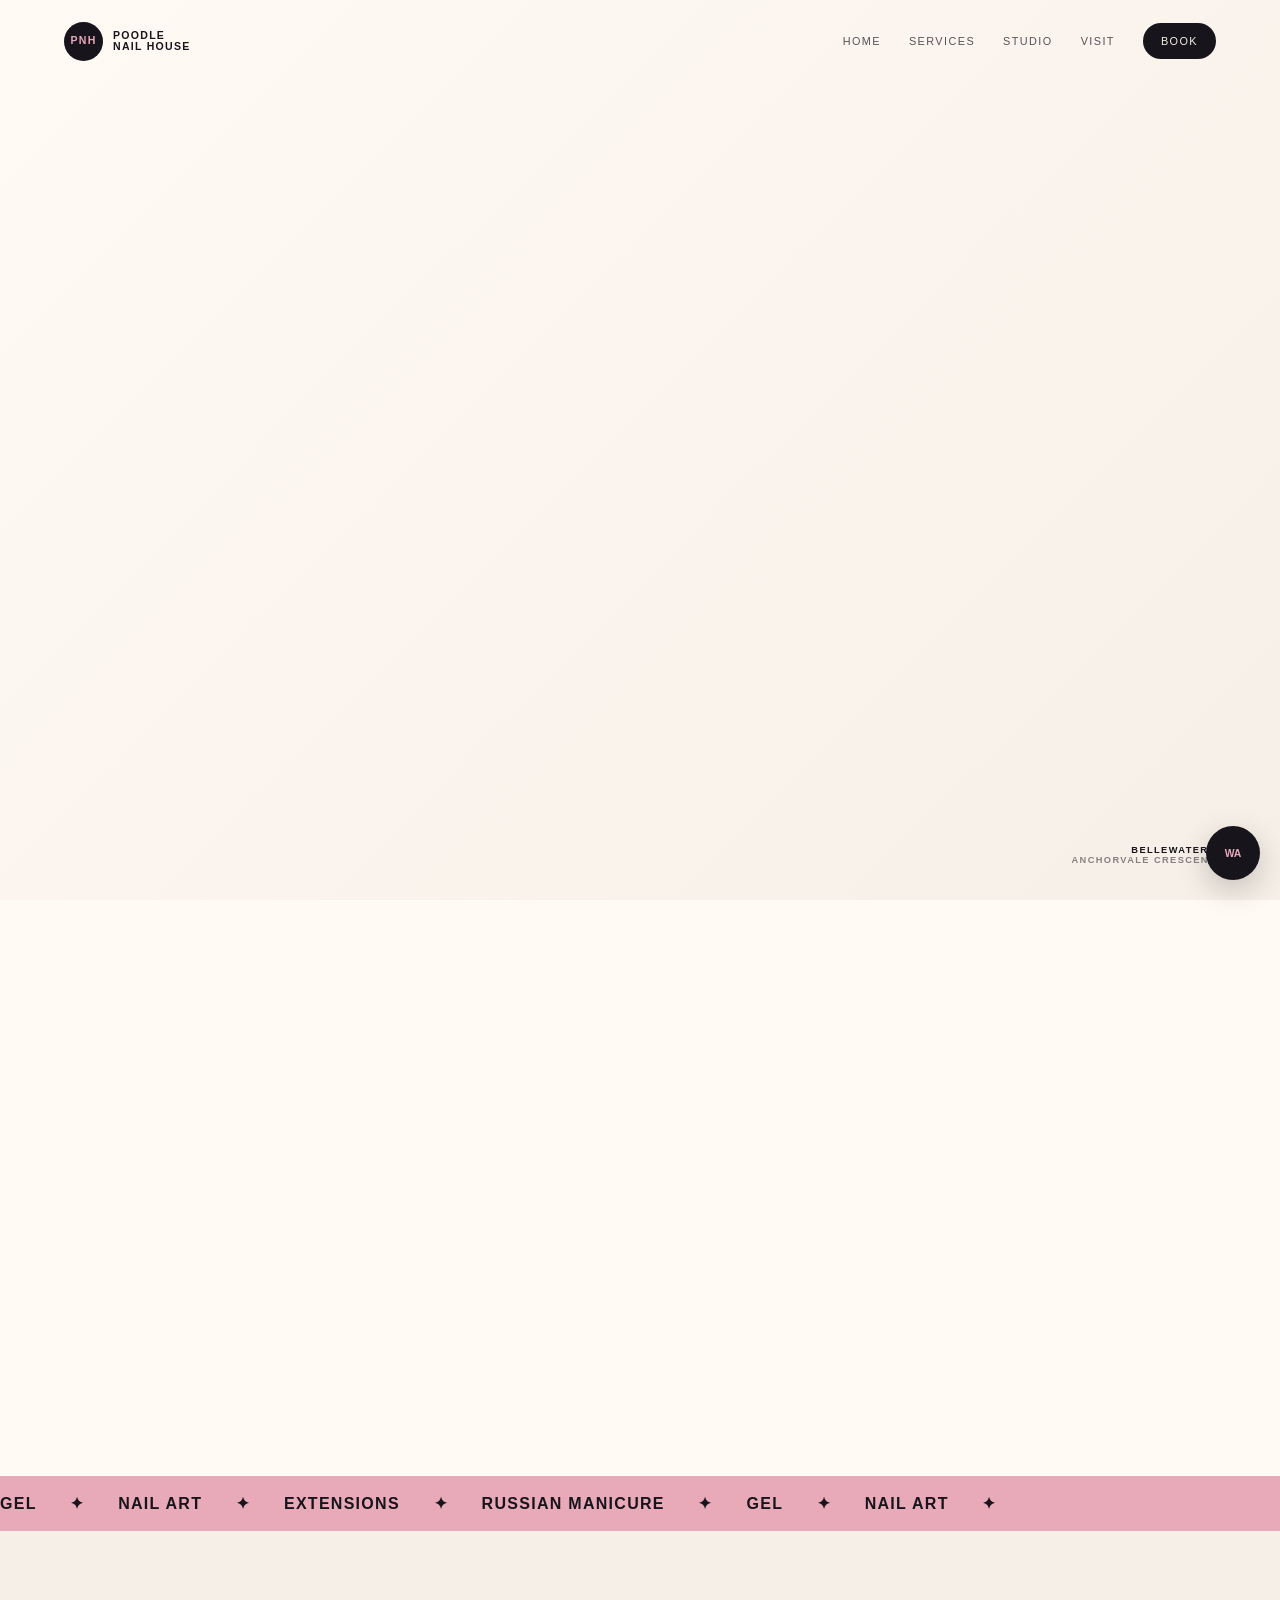
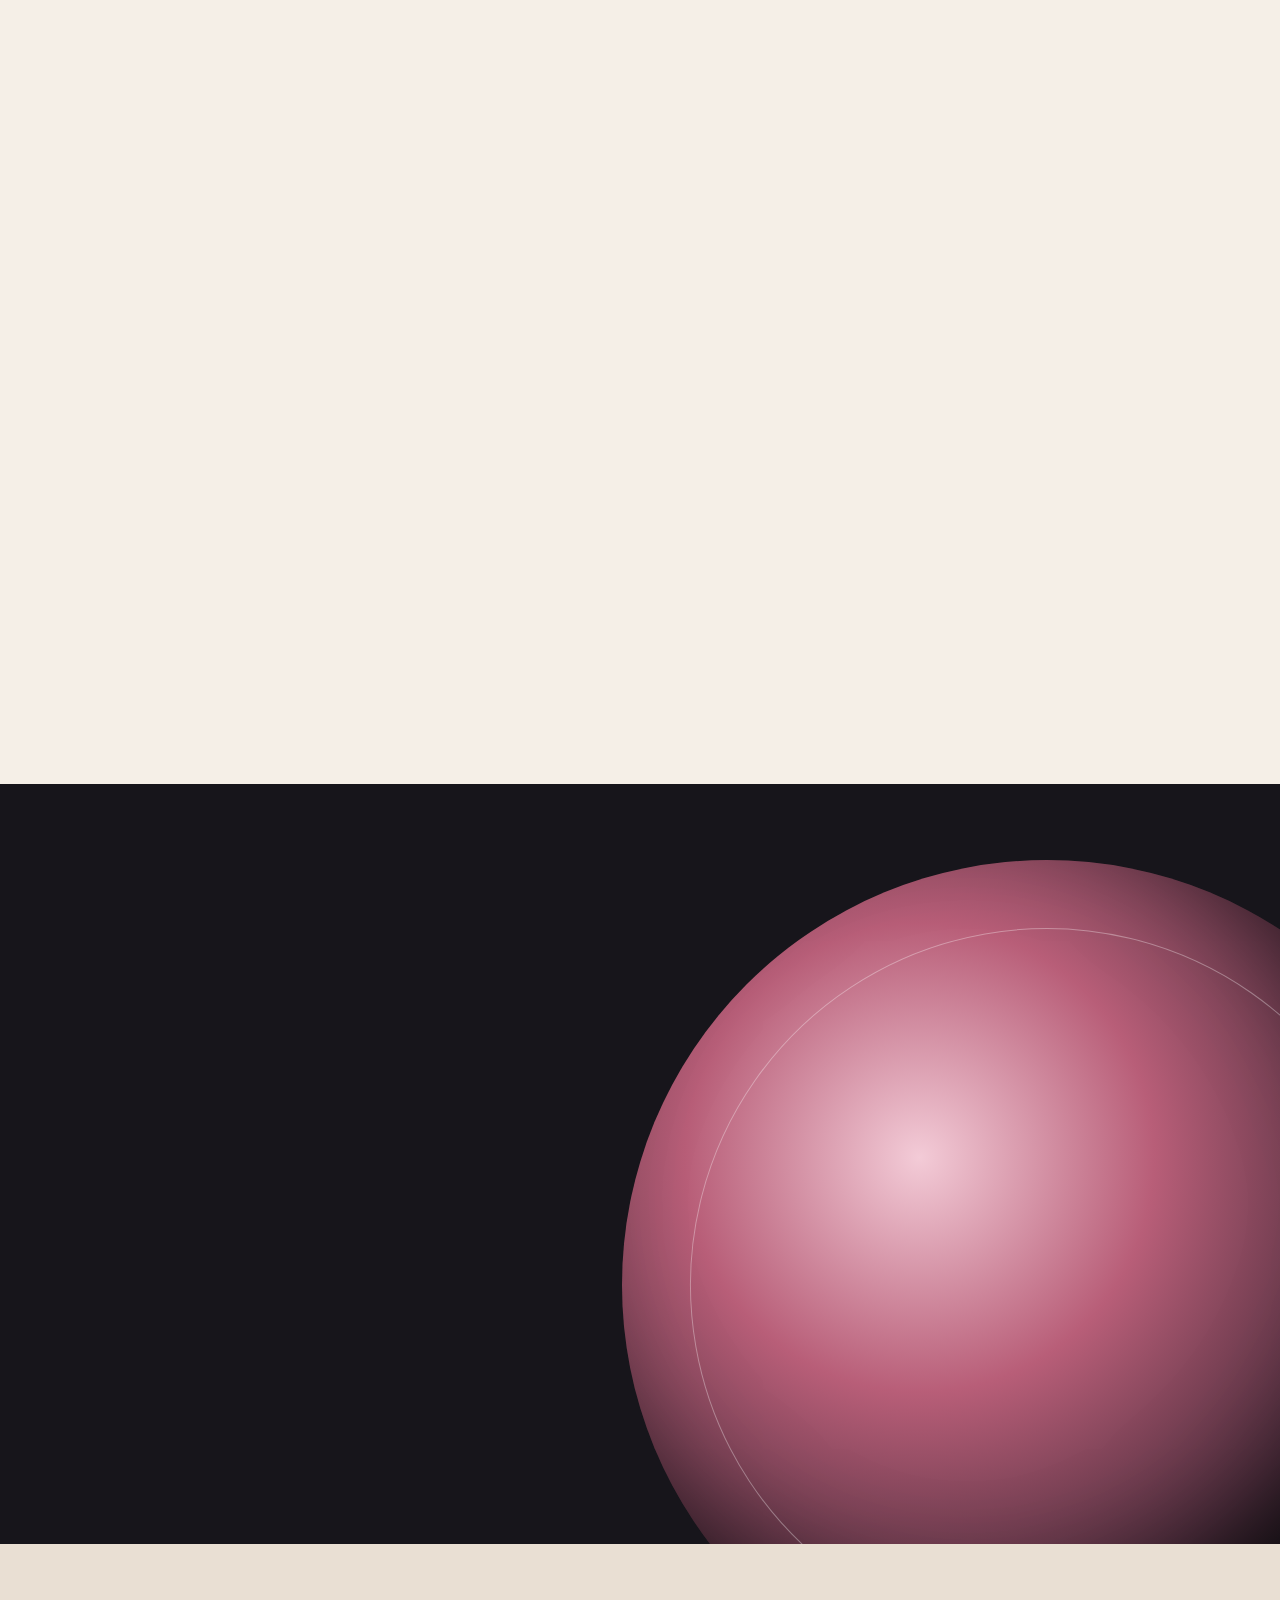
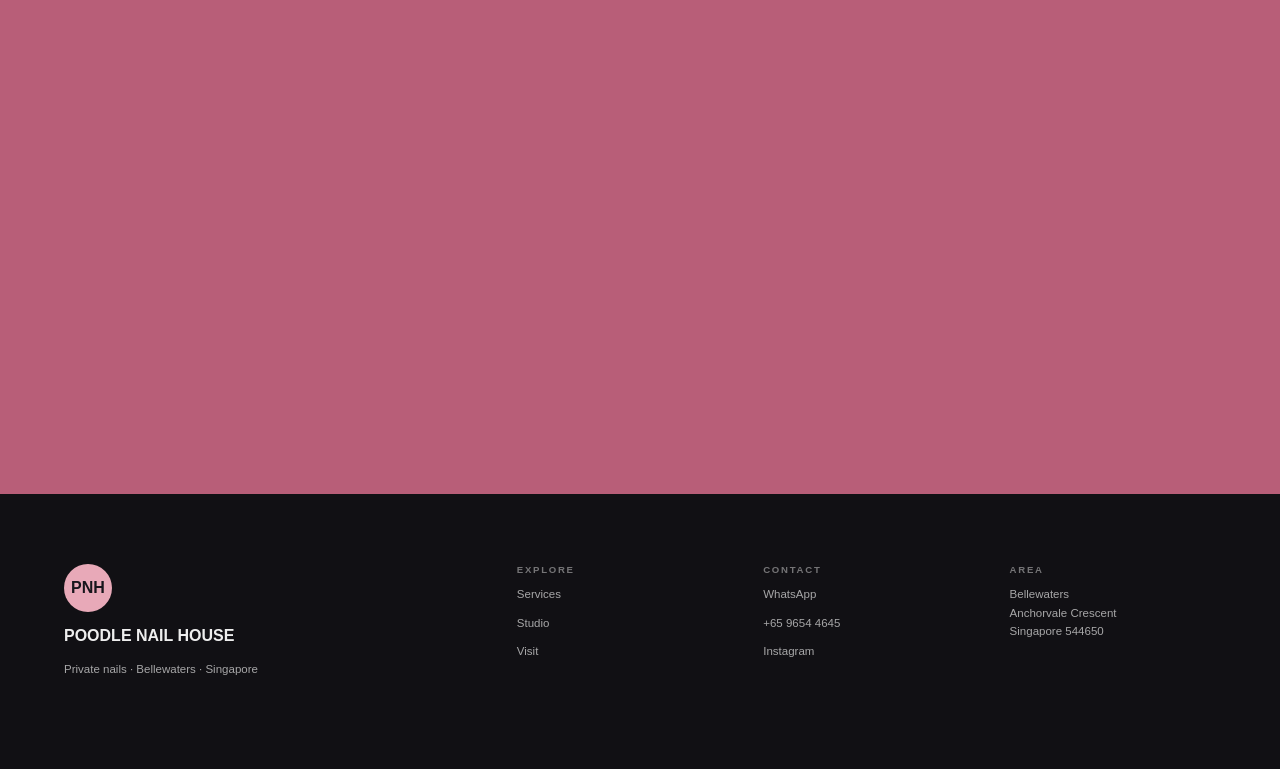
<file: index.html>
<!doctype html>
<html lang="en">
<head>
<meta charset="utf-8"><meta name="viewport" content="width=device-width,initial-scale=1">
<meta name="description" content="Poodle Nail House — private nail studio in Bellewaters, Sengkang, Singapore.">
<title>Poodle Nail House — Private Nail Studio</title>
<link rel="stylesheet" href="style.css">
</head>
<body>
<div class="loader" id="loader"><div class="loader-mark">PNH</div><p>POODLE NAIL HOUSE</p></div>
<header class="header"><a class="logo" href="index.html"><span>PNH</span><b>POODLE<br>NAIL HOUSE</b></a><button class="menu" aria-label="Open navigation">☰</button><nav><a href="index.html">Home</a><a href="services.html">Services</a><a href="studio.html">Studio</a><a href="contact.html">Visit</a><a class="nav-btn" href="https://wa.me/6596544645?text=Hi%20Poodle%20Nail%20House%2C%20I%27d%20like%20to%20book%20an%20appointment.">Book</a></nav></header>
<div class="progress"><i></i></div>
<main>
<section class="hero" id="home">
<div class="hero-copy reveal"><p class="eyebrow">PRIVATE NAIL STUDIO · SENGKANG</p><h1>Little works<br>of <em>art.</em></h1><p class="lead">A cosy Bellewaters nail studio for gel sets, extensions, meticulous manicures and expressive nail art.</p><div class="actions"><a class="button" href="https://wa.me/6596544645?text=Hi%20Poodle%20Nail%20House%2C%20I%27d%20like%20to%20book%20an%20appointment.">WhatsApp to book ↗</a><a class="text-link" href="services.html">Explore the menu ↓</a></div></div>
<div class="hero-art reveal"><div class="orbit orbit-a"></div><div class="orbit orbit-b"></div><div class="polish"><span>✦</span></div><div class="mini-card">11<br><small>DESIGN<br>DETAIL</small></div><div class="dog">♡</div></div>
<div class="hero-note">BELLEWATERS<br><span>ANCHORVALE CRESCENT</span></div>
</section>
<section class="intro section"><div class="section-tag reveal">01 / THE IDEA</div><div class="intro-grid"><h2 class="reveal">Nails that feel<br><em>like you.</em></h2><div class="reveal"><p class="large">Poodle Nail House is a private, home-based nail destination where the appointment is intentionally personal — from the first colour choice to the final tiny detail.</p><a class="arrow-link" href="studio.html">Discover the studio <span>↗</span></a></div></div></section>
<section class="marquee"><div>GEL <i>✦</i> NAIL ART <i>✦</i> EXTENSIONS <i>✦</i> RUSSIAN MANICURE <i>✦</i> GEL <i>✦</i> NAIL ART <i>✦</i></div></section>
<section class="services section"><div class="section-head reveal"><div><p class="section-tag">02 / SIGNATURES</p><h2>Choose your <em>mood.</em></h2></div><a class="arrow-link" href="services.html">Full services <span>↗</span></a></div><div class="service-grid"><article class="service-card card-one reveal"><span>01</span><h3>Gel<br>Manicure</h3><p>Clean, glossy and polished for an everyday finish.</p><b>01 — POLISHED</b></article><article class="service-card card-two reveal"><span>02</span><h3>Custom<br>Nail Art</h3><p>Colour, pattern and tiny details built around your references.</p><b>02 — EXPRESSIVE</b></article><article class="service-card card-three reveal"><span>03</span><h3>Extensions<br>& Length</h3><p>For a little more canvas, with gel and extension options.</p><b>03 — SCULPTED</b></article><article class="service-card card-four reveal"><span>04</span><h3>Russian<br>Manicure</h3><p>Detail-led manicure work for an especially neat finish.</p><b>04 — PRECISE</b></article></div></section>
<section class="statement section"><div class="statement-orb"></div><div class="statement-copy reveal"><p class="section-tag">03 / THE PNH FEEL</p><h2>Small room.<br><em>Big personality.</em></h2><p>Come for the nails. Stay for the little details — a relaxed private setting, a patient design process and the possibility of a furry hello.</p><a class="button light" href="studio.html">See the experience ↗</a></div></section>
<section class="process section"><p class="section-tag reveal">04 / THE APPOINTMENT</p><h2 class="reveal">From reference<br>to <em>reveal.</em></h2><div class="process-grid"><article class="reveal"><span>01</span><h3>Send</h3><p>Share your inspiration, colour direction or simply tell us what you feel like.</p></article><article class="reveal"><span>02</span><h3>Design</h3><p>We refine the look around your nails, length and the details you actually want.</p></article><article class="reveal"><span>03</span><h3>Finish</h3><p>Polish, detail and final checks — then your new set gets its moment.</p></article></div></section>
<section class="visit section"><div class="visit-art reveal"><div class="pin">⌖</div><div class="route r1"></div><div class="route r2"></div><strong>SENGKANG</strong></div><div class="visit-copy reveal"><p class="section-tag">05 / FIND US</p><h2>Come to<br><em>Bellewaters.</em></h2><p>Private appointment studio around Anchorvale Crescent, Singapore 544650. The exact unit and access details are best confirmed when your booking is arranged.</p><div class="contact-lines"><a href="https://www.google.com/maps/search/?api=1&query=Poodle%20Nail%20House%20Bellewaters%20Singapore%20544650">Open in Maps ↗</a><a href="tel:+6596544645">+65 9654 4645</a><a href="https://www.instagram.com/poodle.nail.house/">@poodle.nail.house ↗</a></div></div></section>
<section class="booking"><div class="reveal"><p class="section-tag">READY WHEN YOU ARE</p><h2>Bring the<br><em>reference.</em></h2><p>Bookings are arranged directly with the studio. A S$20 deposit is publicly listed for securing a slot; confirm current terms when booking.</p><a class="button" href="https://wa.me/6596544645?text=Hi%20Poodle%20Nail%20House%2C%20I%27d%20like%20to%20check%20your%20next%20available%20slot.">Check availability ↗</a></div><div class="booking-mark reveal">PNH<br><small>NAIL<br>STUDIO</small></div></section>
</main>
<footer><div class="footer-brand"><span>PNH</span><h3>POODLE NAIL HOUSE</h3><p>Private nails · Bellewaters · Singapore</p></div><div><b>Explore</b><a href="services.html">Services</a><a href="studio.html">Studio</a><a href="contact.html">Visit</a></div><div><b>Contact</b><a href="https://wa.me/6596544645">WhatsApp</a><a href="tel:+6596544645">+65 9654 4645</a><a href="https://www.instagram.com/poodle.nail.house/">Instagram</a></div><div><b>Area</b><p>Bellewaters<br>Anchorvale Crescent<br>Singapore 544650</p></div></footer>
<div class="float"><a href="https://wa.me/6596544645?text=Hi%20Poodle%20Nail%20House%2C%20I%27d%20like%20to%20book.">WA</a></div>
<script src="site.js"></script>
</body></html>
</file>
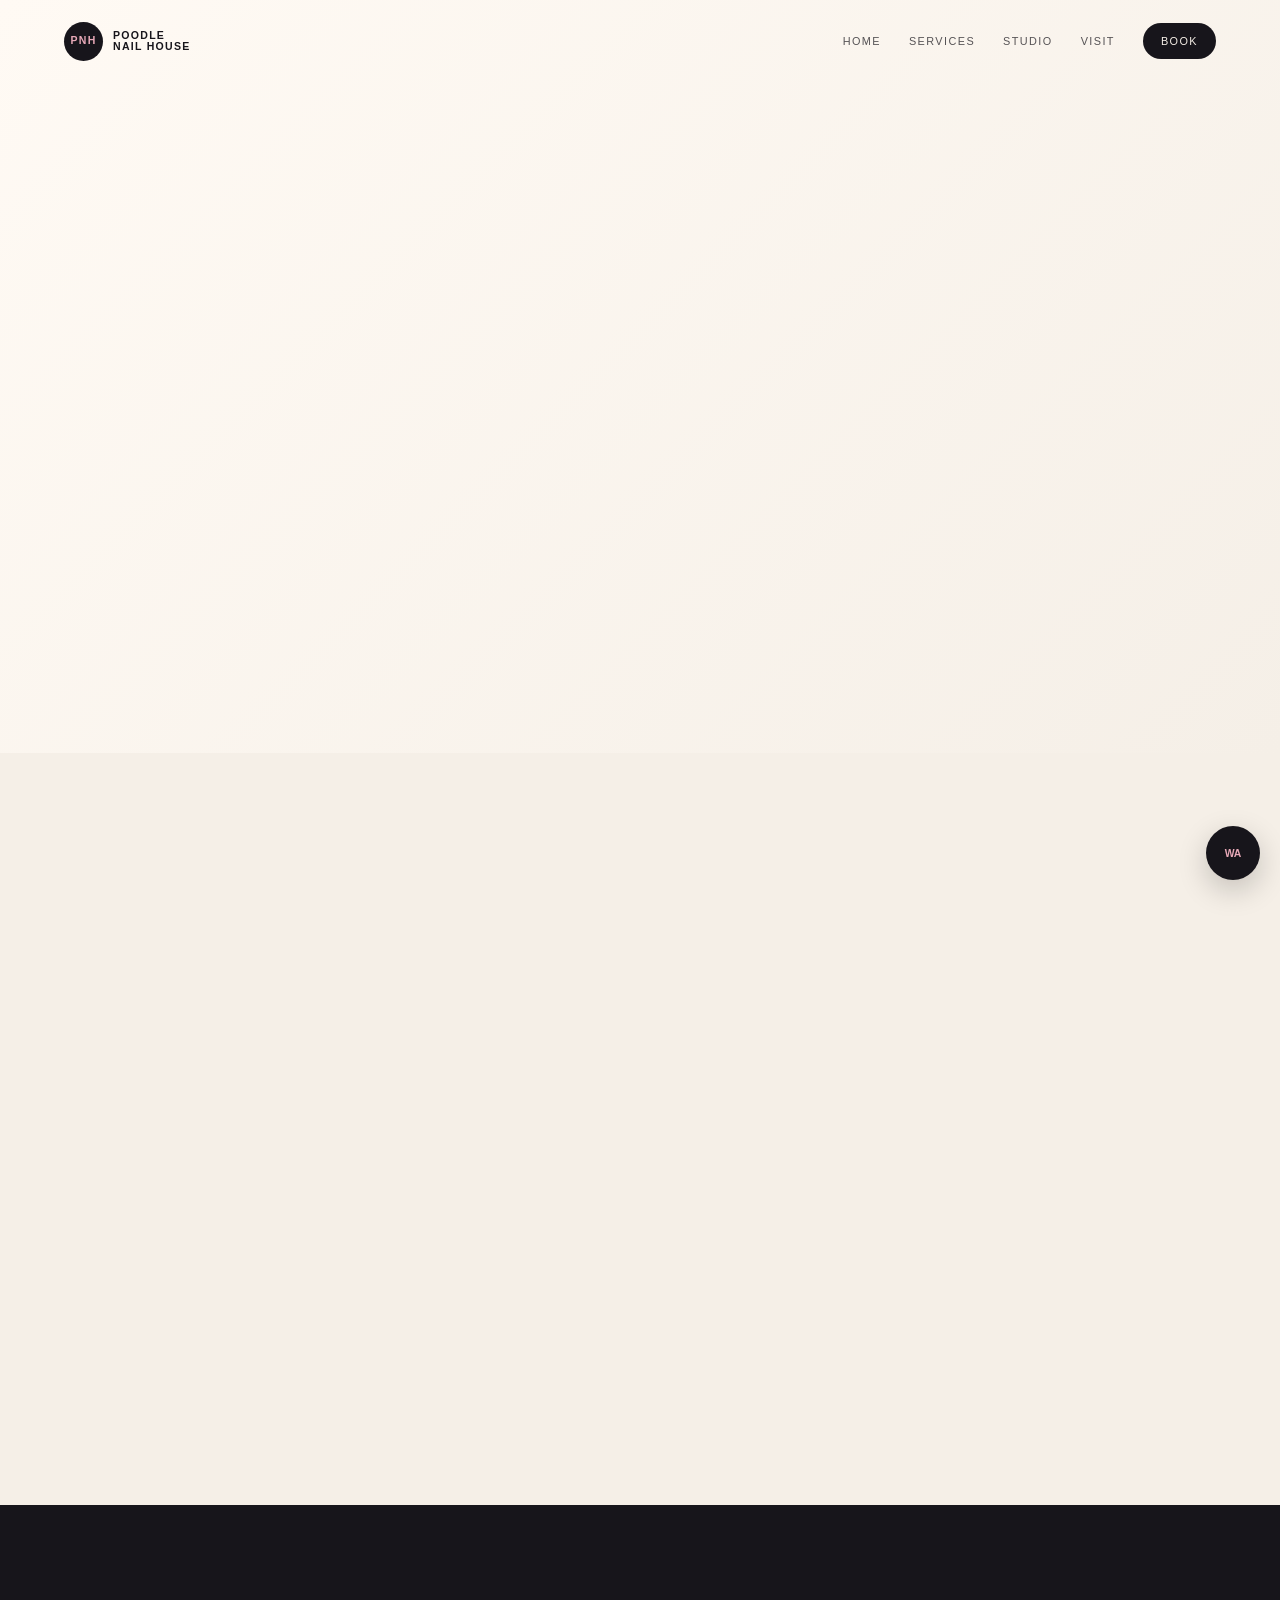
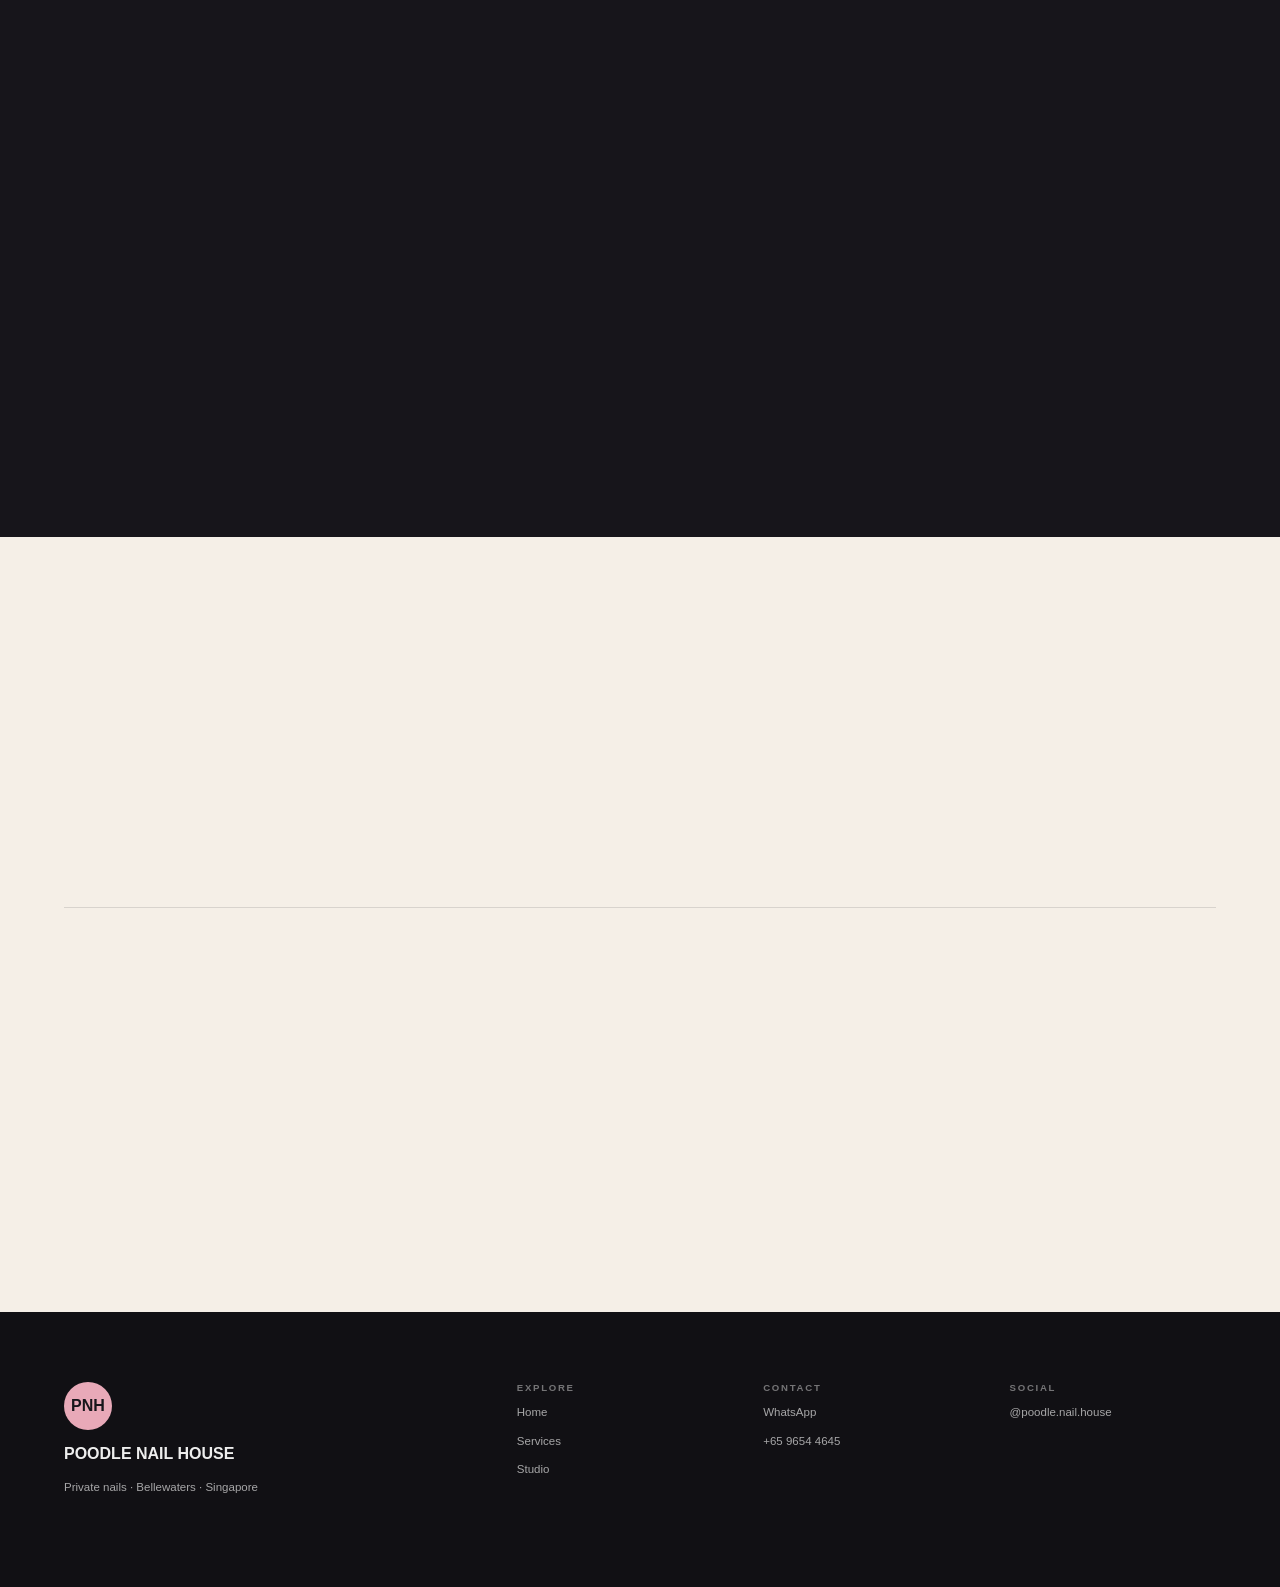
<file: contact.html>
<!doctype html><html lang="en"><head><meta charset="utf-8"><meta name="viewport" content="width=device-width,initial-scale=1"><title>Visit — Poodle Nail House</title><link rel="stylesheet" href="style.css"></head><body><header class="header"><a class="logo" href="index.html"><span>PNH</span><b>POODLE<br>NAIL HOUSE</b></a><button class="menu">☰</button><nav><a href="index.html">Home</a><a href="services.html">Services</a><a href="studio.html">Studio</a><a href="contact.html">Visit</a><a class="nav-btn" href="https://wa.me/6596544645">Book</a></nav></header><div class="progress"><i></i></div><main><section class="hero" style="min-height:72svh"><div class="hero-copy reveal"><p class="eyebrow">05 / VISIT · SENGKANG</p><h1>Let's make<br><em>something.</em></h1><p class="lead">Poodle Nail House is a private home-based studio around Bellewaters. Contact the studio directly before travelling for your confirmed appointment details.</p><div class="actions"><a class="button" href="https://wa.me/6596544645?text=Hi%20Poodle%20Nail%20House%2C%20I%27d%20like%20to%20book%20an%20appointment.">WhatsApp ↗</a><a class="text-link" href="https://www.google.com/maps/search/?api=1&query=Poodle%20Nail%20House%20Bellewaters%20Singapore%20544650">Maps ↗</a></div></div><div class="hero-art reveal"><div class="orbit orbit-a"></div><div class="orbit orbit-b"></div><div class="polish"><span>⌖</span></div></div></section><section class="section"><p class="section-tag reveal">01 / CONTACT</p><div class="visit"><div class="visit-art reveal"><div class="pin">⌖</div><div class="route r1"></div><div class="route r2"></div><strong>544650</strong></div><div class="visit-copy reveal"><h2>Find us in<br><em>Bellewaters.</em></h2><p>Public listings place Poodle Nail House at Bellewaters / Anchorvale Crescent, Singapore 544650. The public listing gives the contact number +65 9654 4645.</p><div class="contact-lines"><a href="tel:+6596544645">Call +65 9654 4645 ↗</a><a href="https://wa.me/6596544645">WhatsApp the studio ↗</a><a href="https://www.google.com/maps/search/?api=1&query=Poodle%20Nail%20House%20Bellewaters%20Singapore%20544650">Open Google Maps ↗</a><a href="https://www.instagram.com/poodle.nail.house/">Instagram ↗</a></div></div></div></section><section class="section" style="background:#17151b;color:#f5efe7"><div class="intro-grid"><div class="reveal"><p class="section-tag">02 / HOURS</p><h2>Check the<br><em>slot.</em></h2></div><div class="reveal"><p class="large">Current public listings show daytime/evening availability, but directory hours can change. Confirm your exact appointment time directly with Poodle Nail House before visiting.</p><a class="button light" href="https://wa.me/6596544645?text=Hi%20Poodle%20Nail%20House%2C%20what%20appointment%20slots%20are%20available%3F">Ask for a slot ↗</a></div></div></section><section class="section"><p class="section-tag reveal">03 / BOOKING NOTE</p><h2 class="reveal">Bring your<br><em>inspiration.</em></h2><div class="process-grid" style="margin-top:60px"><article class="reveal"><span>01</span><h3>Message</h3><p>WhatsApp your preferred service, date and any design reference.</p></article><article class="reveal"><span>02</span><h3>Deposit</h3><p>A S$20 deposit has been publicly listed for securing a slot; confirm the current policy.</p></article><article class="reveal"><span>03</span><h3>Visit</h3><p>Use the confirmed access instructions rather than relying only on the broad Bellewaters location.</p></article></div></section></main><footer><div class="footer-brand"><span>PNH</span><h3>POODLE NAIL HOUSE</h3><p>Private nails · Bellewaters · Singapore</p></div><div><b>Explore</b><a href="index.html">Home</a><a href="services.html">Services</a><a href="studio.html">Studio</a></div><div><b>Contact</b><a href="https://wa.me/6596544645">WhatsApp</a><a href="tel:+6596544645">+65 9654 4645</a></div><div><b>Social</b><a href="https://www.instagram.com/poodle.nail.house/">@poodle.nail.house</a></div></footer><div class="float"><a href="https://wa.me/6596544645">WA</a></div><script src="site.js"></script></body></html>
</file>
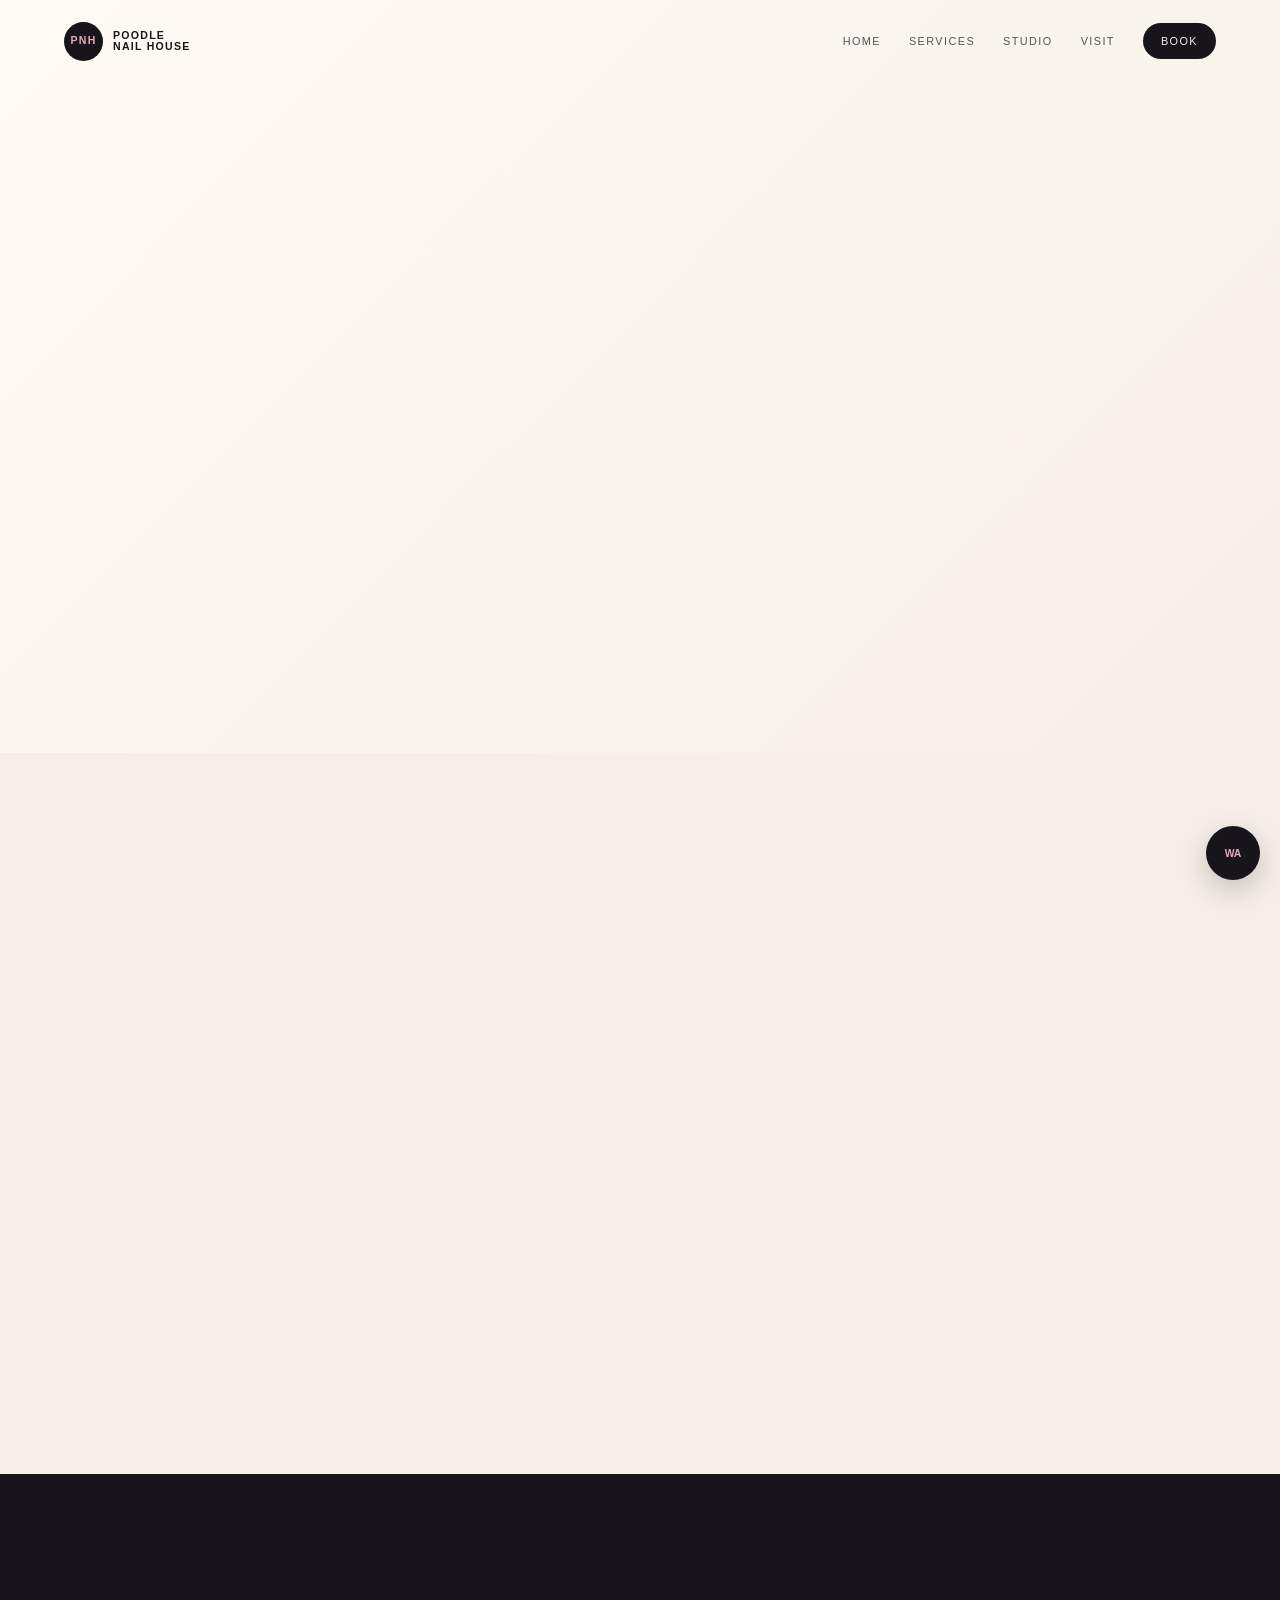
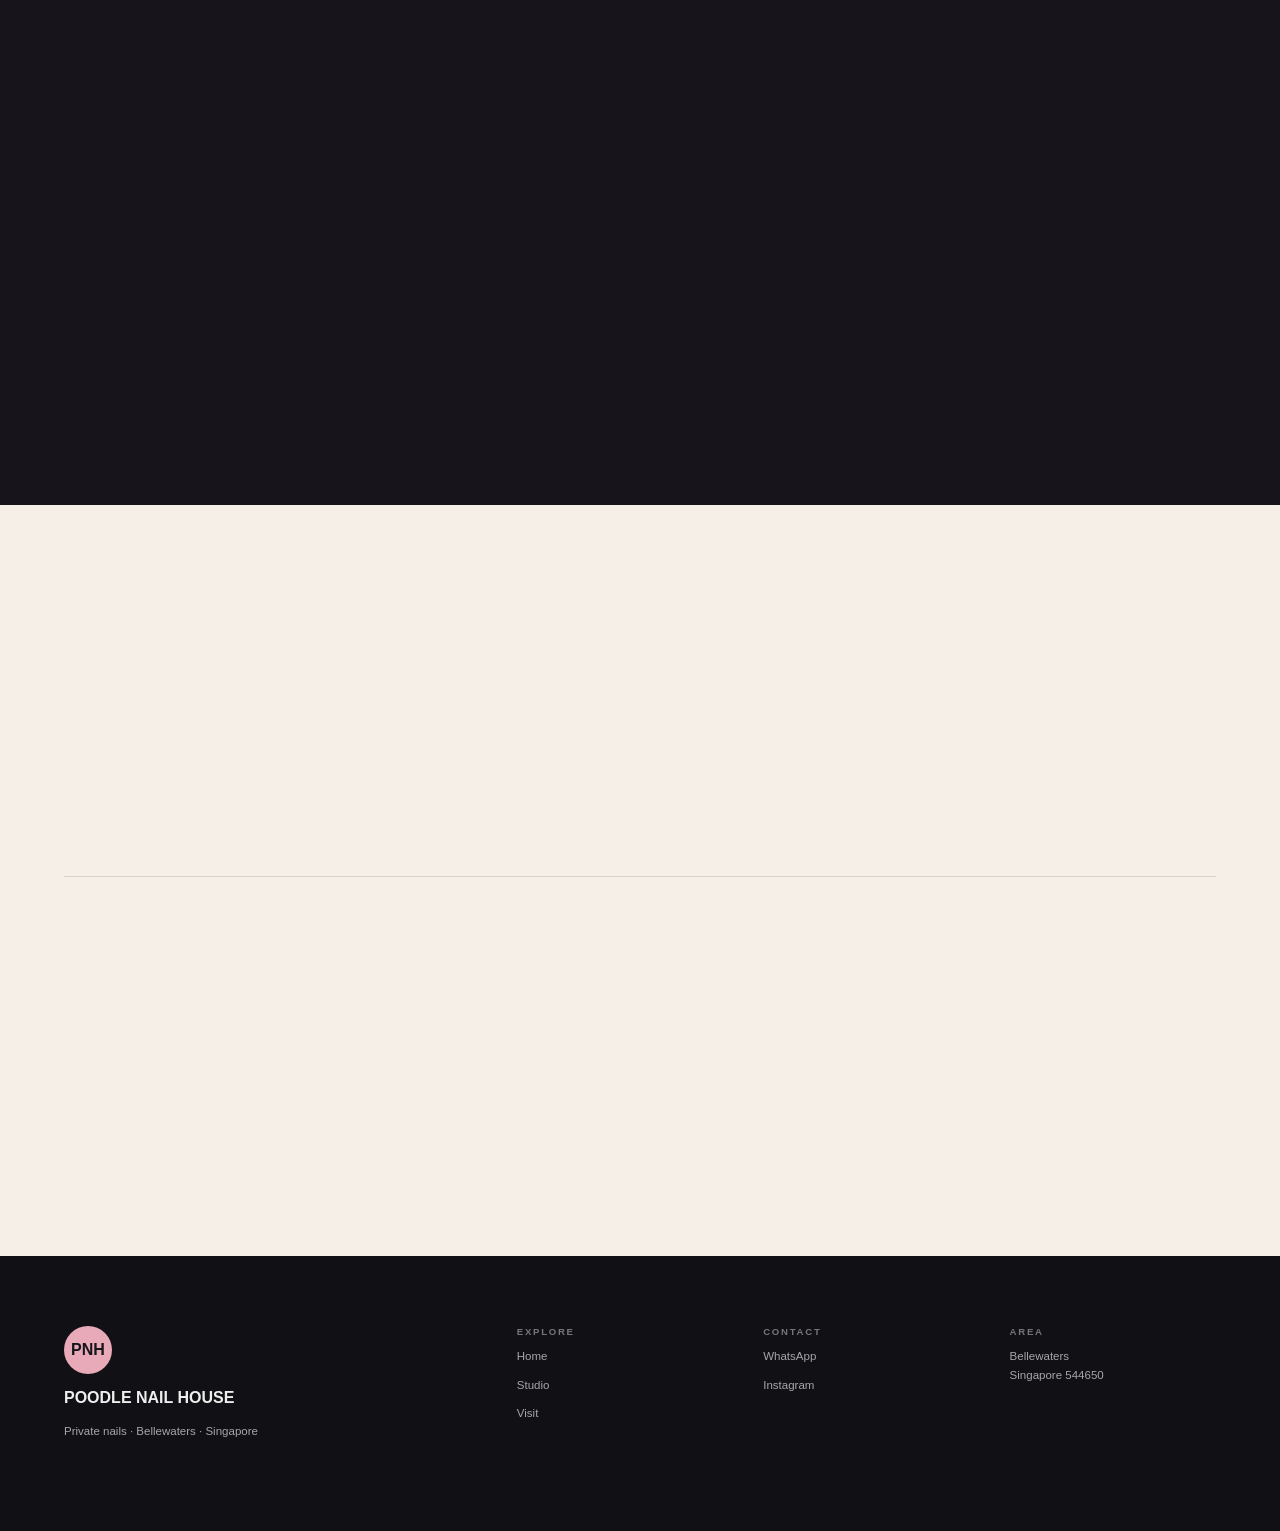
<file: services.html>
<!doctype html><html lang="en"><head><meta charset="utf-8"><meta name="viewport" content="width=device-width,initial-scale=1"><title>Services — Poodle Nail House</title><link rel="stylesheet" href="style.css"></head><body><header class="header"><a class="logo" href="index.html"><span>PNH</span><b>POODLE<br>NAIL HOUSE</b></a><button class="menu">☰</button><nav><a href="index.html">Home</a><a href="services.html">Services</a><a href="studio.html">Studio</a><a href="contact.html">Visit</a><a class="nav-btn" href="https://wa.me/6596544645">Book</a></nav></header><div class="progress"><i></i></div><main><section class="hero" style="min-height:70svh"><div class="hero-copy reveal"><p class="eyebrow">THE MENU · PNH</p><h1>Pick a<br><em>feeling.</em></h1><p class="lead">A service menu shaped around polished basics, detailed nail art and extension options. Confirm current pricing and availability directly with the studio.</p></div><div class="hero-art reveal"><div class="orbit orbit-a"></div><div class="orbit orbit-b"></div><div class="polish"><span>✦</span></div></div></section><section class="section"><p class="section-tag reveal">01 / CORE SERVICES</p><div class="service-grid"><article class="service-card card-one reveal"><span>01</span><h3>Gel<br>Manicure</h3><p>Glossy gel colour for a clean, wearable finish.</p><b>POLISHED</b></article><article class="service-card card-two reveal"><span>02</span><h3>Russian<br>Manicure</h3><p>Detail-focused manicure work for a particularly neat result.</p><b>PRECISE</b></article><article class="service-card card-three reveal"><span>03</span><h3>Gel Nail<br>Extensions</h3><p>Extend the canvas and build the length that suits your design.</p><b>SCULPTED</b></article><article class="service-card card-four reveal"><span>04</span><h3>Nail<br>Art</h3><p>Custom patterns, colours and details based on your references.</p><b>EXPRESSIVE</b></article></div></section><section class="section" style="background:#17151b;color:#f5efe7"><div class="intro-grid"><div class="reveal"><p class="section-tag">02 / DESIGN SCALE</p><h2>How much<br><em>detail?</em></h2></div><div class="reveal"><p class="large">Keep it minimal with one colour, add a few accents, or go all the way with a reference-led set. The studio's public listings include nail art alongside gel, extensions and manicure services.</p><a class="button light" href="https://wa.me/6596544645?text=Hi%20Poodle%20Nail%20House%2C%20I%27d%20like%20to%20ask%20about%20your%20current%20services%20and%20pricing.">Ask for current menu ↗</a></div></div></section><section class="section"><p class="section-tag reveal">03 / BEFORE YOU BOOK</p><h2 class="reveal">Bring your<br><em>inspo.</em></h2><div class="process-grid" style="margin-top:60px"><article class="reveal"><span>01</span><h3>Reference</h3><p>Send a screenshot or describe the look you have in mind.</p></article><article class="reveal"><span>02</span><h3>Length</h3><p>Tell the studio your preferred length and whether you need extensions.</p></article><article class="reveal"><span>03</span><h3>Confirm</h3><p>Check the current price, deposit and available appointment time.</p></article></div></section></main><footer><div class="footer-brand"><span>PNH</span><h3>POODLE NAIL HOUSE</h3><p>Private nails · Bellewaters · Singapore</p></div><div><b>Explore</b><a href="index.html">Home</a><a href="studio.html">Studio</a><a href="contact.html">Visit</a></div><div><b>Contact</b><a href="https://wa.me/6596544645">WhatsApp</a><a href="https://www.instagram.com/poodle.nail.house/">Instagram</a></div><div><b>Area</b><p>Bellewaters<br>Singapore 544650</p></div></footer><div class="float"><a href="https://wa.me/6596544645">WA</a></div><script src="site.js"></script></body></html>
</file>
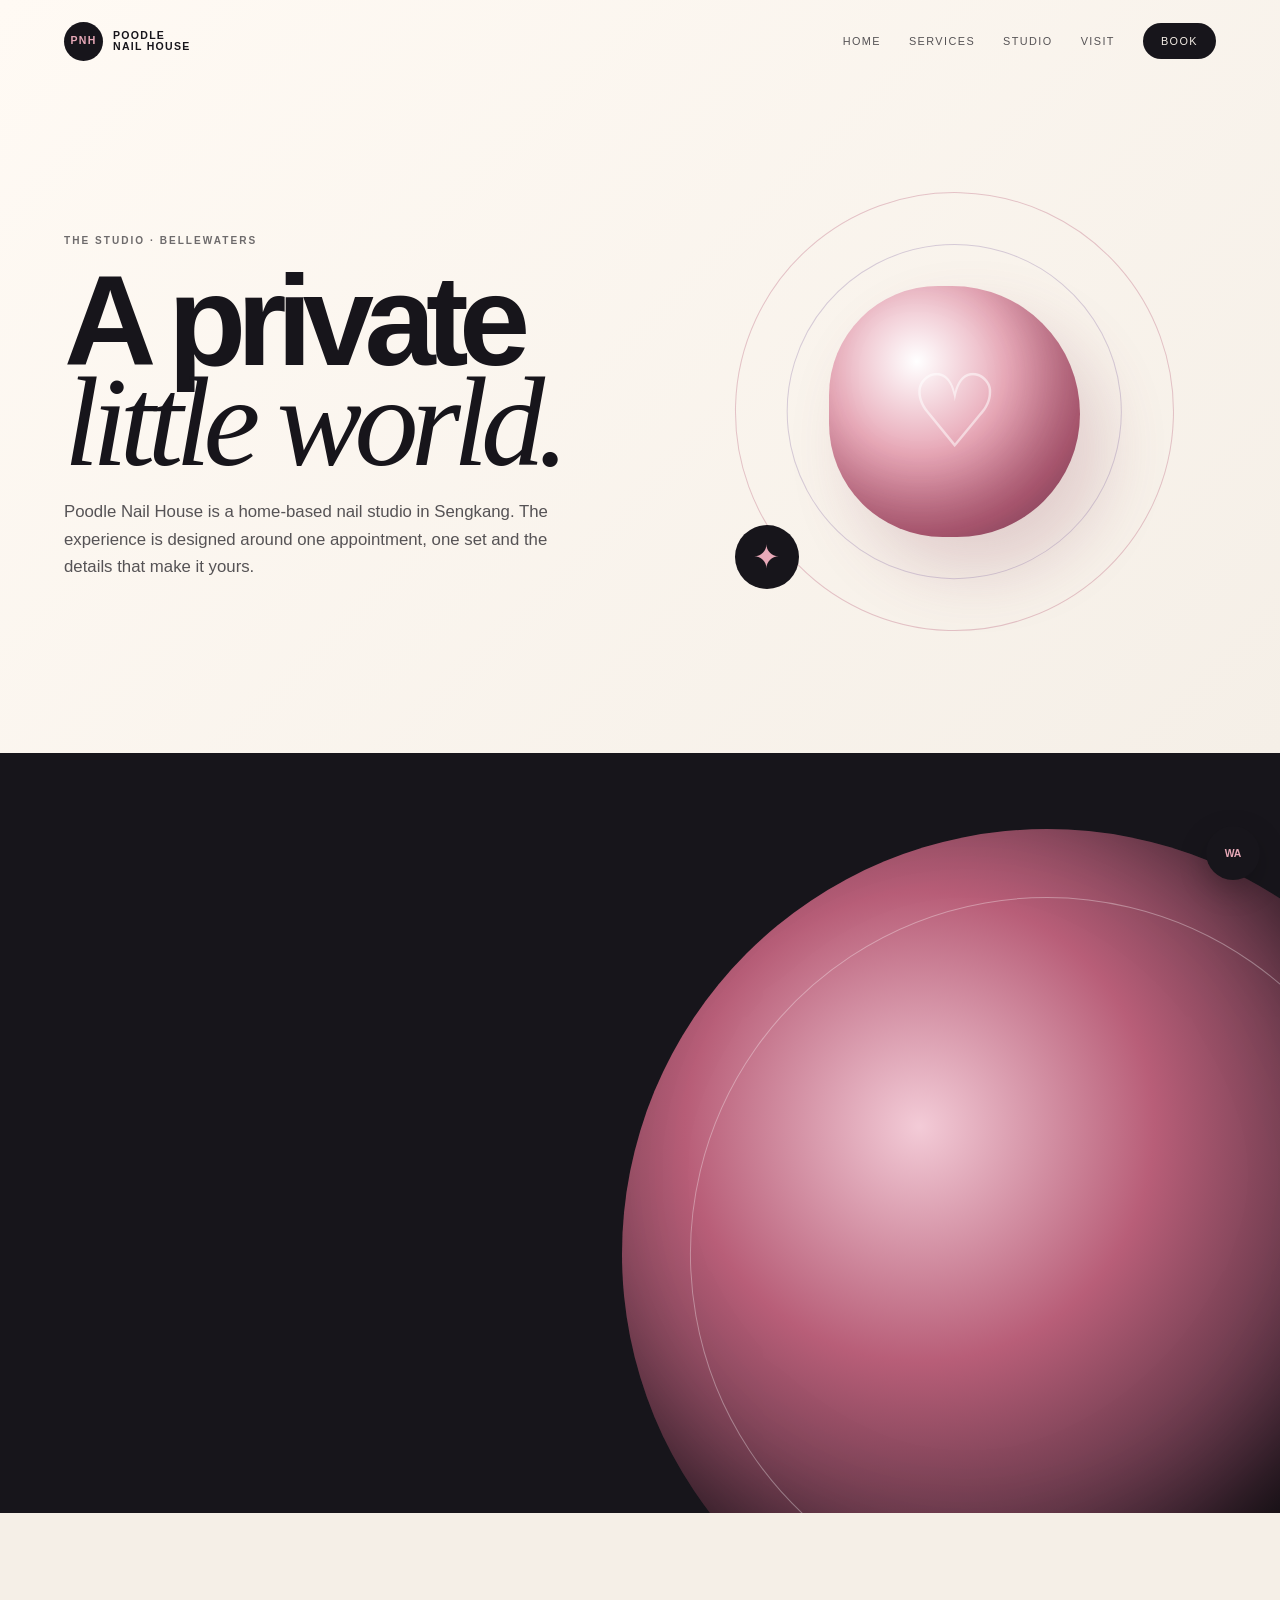
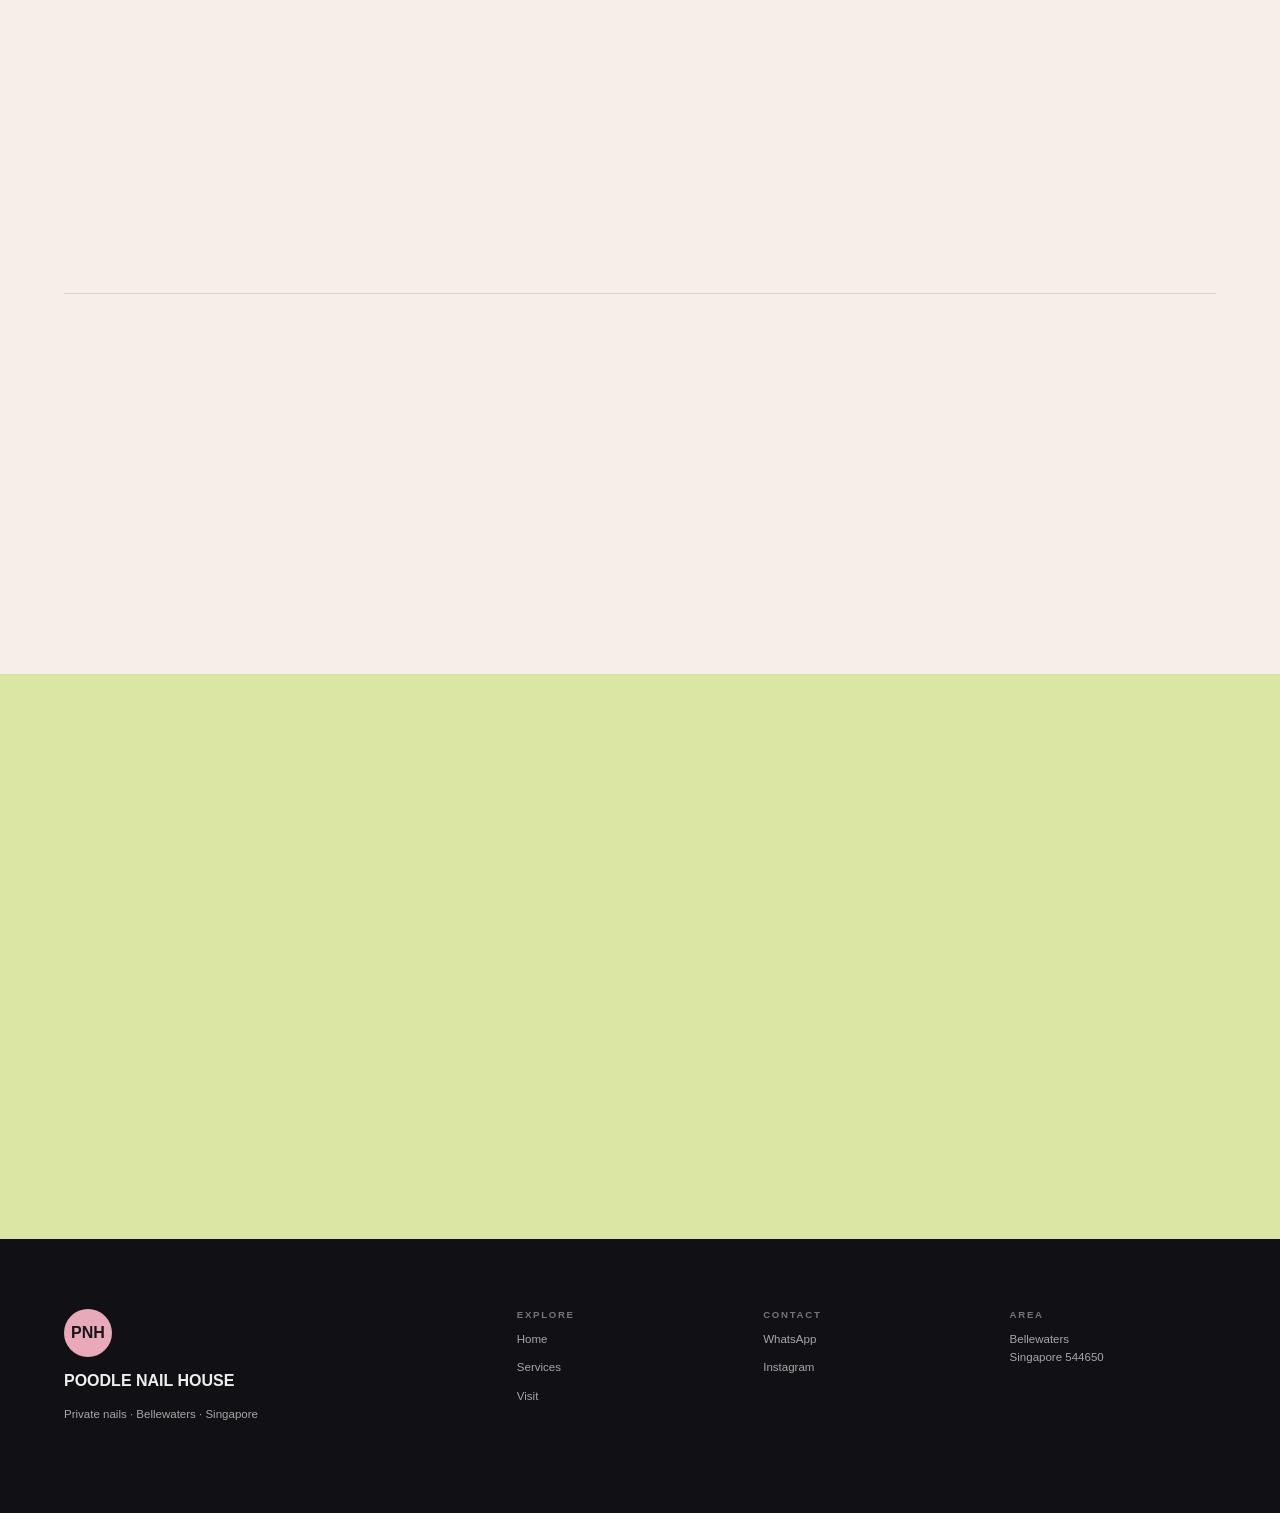
<file: studio.html>
<!doctype html><html lang="en"><head><meta charset="utf-8"><meta name="viewport" content="width=device-width,initial-scale=1"><title>Studio — Poodle Nail House</title><link rel="stylesheet" href="style.css"></head><body><header class="header"><a class="logo" href="index.html"><span>PNH</span><b>POODLE<br>NAIL HOUSE</b></a><button class="menu">☰</button><nav><a href="index.html">Home</a><a href="services.html">Services</a><a href="studio.html">Studio</a><a href="contact.html">Visit</a><a class="nav-btn" href="https://wa.me/6596544645">Book</a></nav></header><div class="progress"><i></i></div><main><section class="hero" style="min-height:72svh"><div class="hero-copy reveal"><p class="eyebrow">THE STUDIO · BELLEWATERS</p><h1>A private<br><em>little world.</em></h1><p class="lead">Poodle Nail House is a home-based nail studio in Sengkang. The experience is designed around one appointment, one set and the details that make it yours.</p></div><div class="hero-art reveal"><div class="orbit orbit-a"></div><div class="orbit orbit-b"></div><div class="polish"><span>♡</span></div><div class="dog">✦</div></div></section><section class="statement section"><div class="statement-orb"></div><div class="statement-copy reveal"><p class="section-tag">01 / THE ATMOSPHERE</p><h2>Cosy.<br><em>Unhurried.</em></h2><p>Public listings describe a private nail salon around Bellewaters. Reviews also mention a comfortable setting and the owner's friendly, meticulous approach.</p><a class="button light" href="https://www.instagram.com/poodle.nail.house/">See the studio's work ↗</a></div></section><section class="section"><p class="section-tag reveal">02 / YOUR APPOINTMENT</p><h2 class="reveal">Three little<br><em>moments.</em></h2><div class="process-grid" style="margin-top:70px"><article class="reveal"><span>01 / ARRIVE</span><h3>Settle in</h3><p>Private appointments keep the focus on your set and your design choices.</p></article><article class="reveal"><span>02 / CREATE</span><h3>Make it yours</h3><p>Talk through colour, length and references before the detailed work begins.</p></article><article class="reveal"><span>03 / REVEAL</span><h3>Take it out</h3><p>Final details, photos and your finished set ready for its first outing.</p></article></div></section><section class="section" style="background:#dce6a3"><div class="intro-grid"><div class="reveal"><p class="section-tag">03 / THE DETAIL</p><h2>Tiny things<br><em>matter.</em></h2></div><div class="reveal"><p class="large">From a clean cuticle line to a tiny charm or carefully placed detail, the studio's public profile centres on meticulous nail work and custom design.</p><a class="arrow-link" href="services.html">Explore services <span>↗</span></a></div></div></section></main><footer><div class="footer-brand"><span>PNH</span><h3>POODLE NAIL HOUSE</h3><p>Private nails · Bellewaters · Singapore</p></div><div><b>Explore</b><a href="index.html">Home</a><a href="services.html">Services</a><a href="contact.html">Visit</a></div><div><b>Contact</b><a href="https://wa.me/6596544645">WhatsApp</a><a href="https://www.instagram.com/poodle.nail.house/">Instagram</a></div><div><b>Area</b><p>Bellewaters<br>Singapore 544650</p></div></footer><div class="float"><a href="https://wa.me/6596544645">WA</a></div><script src="site.js"></script></body></html>
</file>
<file: style.css>
:root{--ink:#17151b;--paper:#f5efe7;--cream:#fffaf4;--pink:#e8a9b8;--rose:#b85e78;--lilac:#c6b8df;--lime:#dce6a3;--line:#17151b20;--serif:Georgia,'Times New Roman',serif;--sans:Arial,Helvetica,sans-serif}*{box-sizing:border-box}html{scroll-behavior:smooth}body{margin:0;background:var(--paper);color:var(--ink);font-family:var(--sans);overflow-x:hidden}a{color:inherit;text-decoration:none}button{font:inherit}.loader{position:fixed;inset:0;background:var(--ink);color:var(--paper);z-index:1000;display:grid;place-items:center;text-align:center;transition:opacity .8s,visibility .8s}.loader.hide{opacity:0;visibility:hidden}.loader-mark{font:700 clamp(4rem,15vw,10rem)/.8 var(--serif);color:var(--pink)}.loader p{position:absolute;bottom:9vh;letter-spacing:.22em;font-size:.65rem}.header{position:fixed;top:0;left:0;right:0;height:82px;padding:16px 5vw;display:flex;align-items:center;justify-content:space-between;z-index:50;mix-blend-mode:normal;transition:.35s}.header.scrolled{background:#f5efe7e8;backdrop-filter:blur(18px);border-bottom:1px solid var(--line)}.logo{display:flex;align-items:center;gap:10px;font-size:.66rem;letter-spacing:.12em;line-height:1.05}.logo span{width:39px;height:39px;border-radius:50%;display:grid;place-items:center;background:var(--ink);color:var(--pink);font-weight:800}.logo b{font-weight:800}.header nav{display:flex;align-items:center;gap:28px;font-size:.68rem;text-transform:uppercase;letter-spacing:.13em}.header nav a{opacity:.72}.header nav a:hover{opacity:1}.nav-btn{padding:12px 18px;background:var(--ink);color:var(--paper)!important;border-radius:100px;opacity:1!important}.menu{display:none;border:0;background:none;font-size:1.5rem}.progress{position:fixed;z-index:80;top:0;left:0;width:100%;height:3px}.progress i{display:block;width:0;height:100%;background:var(--rose)}.hero{min-height:100svh;padding:150px 5vw 80px;position:relative;display:grid;grid-template-columns:1.05fr .95fr;align-items:center;gap:4vw;background:linear-gradient(135deg,var(--cream),var(--paper))}.eyebrow,.section-tag{font-size:.63rem;letter-spacing:.2em;font-weight:800;text-transform:uppercase;opacity:.62}.hero h1{font-size:clamp(4.5rem,10vw,9.7rem);line-height:.78;letter-spacing:-.075em;margin:25px 0}.hero em,h2 em{font-family:var(--serif);font-weight:400;letter-spacing:-.06em}.lead{max-width:510px;font-size:1.05rem;line-height:1.65;opacity:.72}.actions{display:flex;align-items:center;gap:25px;margin-top:32px}.button{display:inline-flex;padding:15px 22px;background:var(--ink);color:var(--paper);border-radius:100px;font-size:.7rem;text-transform:uppercase;letter-spacing:.1em;font-weight:800;transition:.35s}.button:hover{transform:translateY(-4px);box-shadow:0 12px 25px #17151b22}.text-link,.arrow-link{font-size:.7rem;text-transform:uppercase;letter-spacing:.13em;font-weight:800}.hero-art{aspect-ratio:1;max-width:620px;width:100%;justify-self:end;position:relative;display:grid;place-items:center}.polish{width:48%;aspect-ratio:1;border-radius:46% 54% 52% 48%;background:radial-gradient(circle at 35% 30%,#fff,var(--pink) 38%,var(--rose) 72%,#713c53);box-shadow:25px 35px 65px #8d405833,inset -30px -35px 60px #4e263633;display:grid;place-items:center;animation:float 7s ease-in-out infinite}.polish span{font-size:clamp(3rem,8vw,7rem);color:#fff8}.orbit{position:absolute;border:1px solid var(--rose);border-radius:50%;transform:rotate(-20deg)}.orbit-a{inset:8%;border-color:#b85e7855}.orbit-b{inset:18%;transform:rotate(62deg);border-color:#8d76a855}.mini-card{position:absolute;top:14%;right:5%;background:var(--lime);padding:18px 22px;font-size:1.8rem;font-weight:800;line-height:.8;transform:rotate(7deg);box-shadow:8px 10px 0 #17151b}.mini-card small{font-size:.5rem;letter-spacing:.15em}.dog{position:absolute;bottom:16%;left:8%;width:64px;height:64px;border-radius:50%;display:grid;place-items:center;background:var(--ink);color:var(--pink);font-size:2rem}.hero-note{position:absolute;right:5vw;bottom:35px;font-size:.58rem;letter-spacing:.15em;font-weight:800;text-align:right}.hero-note span{opacity:.5}.section{padding:125px 5vw}.intro{background:var(--cream)}.intro-grid{display:grid;grid-template-columns:1.1fr .9fr;gap:8vw;margin-top:50px}.section h2,.services h2,.process h2,.visit h2,.booking h2{font-size:clamp(3rem,7vw,7rem);line-height:.86;letter-spacing:-.07em;margin:0}.large{font-size:clamp(1.2rem,2.2vw,1.8rem);line-height:1.5;max-width:650px;margin:0 0 35px}.arrow-link span{font-size:1rem;margin-left:10px}.marquee{overflow:hidden;background:var(--pink);padding:18px 0;white-space:nowrap;font-weight:900;font-size:1rem;letter-spacing:.08em}.marquee div{display:inline-block;animation:marquee 24s linear infinite}.marquee i{font-style:normal;padding:0 28px}.section-head{display:flex;align-items:end;justify-content:space-between;margin-bottom:55px}.service-grid{display:grid;grid-template-columns:repeat(4,1fr);gap:14px}.service-card{min-height:440px;padding:26px;position:relative;border:1px solid var(--line);overflow:hidden;transition:.45s;display:flex;flex-direction:column}.service-card:hover{transform:translateY(-8px);box-shadow:0 22px 50px #17151b14}.service-card span{font-size:.65rem;letter-spacing:.15em}.service-card h3{font-size:clamp(2rem,3.3vw,3.4rem);line-height:.86;letter-spacing:-.06em;margin:auto 0 20px}.service-card p{line-height:1.55;opacity:.7}.service-card b{font-size:.55rem;letter-spacing:.16em;margin-top:25px}.card-one{background:var(--pink)}.card-two{background:var(--lilac)}.card-three{background:#e8d8bd}.card-four{background:var(--lime)}.statement{background:var(--ink);color:var(--paper);min-height:760px;position:relative;display:grid;align-items:center;overflow:hidden}.statement-orb{position:absolute;width:min(70vw,850px);height:min(70vw,850px);border-radius:50%;right:-15%;top:10%;background:radial-gradient(circle at 35% 35%,#f3cbd7,#b85e78 30%,#4b2c3b 60%,#17151b 72%);box-shadow:inset -80px -80px 120px #0008}.statement-orb:after{content:'';position:absolute;inset:8%;border:1px solid #fff5;border-radius:50%;transform:rotate(35deg)}.statement-copy{position:relative;z-index:2;max-width:650px}.statement h2{margin:30px 0}.statement-copy>p:not(.section-tag){max-width:470px;line-height:1.7;opacity:.7;margin:35px 0}.button.light{background:var(--paper);color:var(--ink)}.process{background:#e9dfd3}.process h2{margin:35px 0 70px}.process-grid{display:grid;grid-template-columns:repeat(3,1fr);border-top:1px solid var(--line)}.process-grid article{padding:30px 25px 20px;border-right:1px solid var(--line);min-height:240px}.process-grid article:last-child{border:0}.process-grid span{font-size:.65rem;font-weight:800}.process-grid h3{font-size:2.5rem;letter-spacing:-.05em;margin:60px 0 10px}.process-grid p{line-height:1.55;opacity:.65}.visit{display:grid;grid-template-columns:1fr 1fr;gap:9vw;align-items:center}.visit-art{aspect-ratio:1.1;max-width:650px;background:var(--lime);position:relative;overflow:hidden;display:grid;place-items:center}.visit-art strong{font-size:clamp(3rem,8vw,7rem);letter-spacing:-.08em;opacity:.13}.pin{position:absolute;z-index:2;width:85px;height:85px;border-radius:50%;background:var(--rose);color:#fff;display:grid;place-items:center;font-size:2.2rem;box-shadow:0 15px 40px #8c405044}.route{position:absolute;width:140%;height:1px;background:#17151b44;transform:rotate(27deg)}.r1{top:36%}.r2{top:58%;transform:rotate(-19deg)}.visit-copy>p:not(.section-tag){max-width:520px;line-height:1.7;opacity:.68;margin:35px 0}.contact-lines{display:flex;flex-direction:column;gap:14px}.contact-lines a{font-size:.75rem;text-transform:uppercase;letter-spacing:.12em;font-weight:800}.booking{padding:120px 5vw;display:grid;grid-template-columns:1fr 1fr;gap:8vw;background:var(--rose);color:#fff}.booking h2{margin:30px 0}.booking p{max-width:470px;line-height:1.65;opacity:.8;margin-bottom:35px}.booking-mark{align-self:center;justify-self:center;width:min(280px,60vw);aspect-ratio:1;border:1px solid #fff7;border-radius:50%;display:grid;place-items:center;text-align:center;font:700 5rem/.8 var(--serif);transform:rotate(-12deg)}.booking-mark small{font:800 .6rem/1.4 var(--sans);letter-spacing:.2em}.booking .button{background:#fff;color:var(--rose)}footer{padding:70px 5vw 90px;background:#111014;color:#eee;display:grid;grid-template-columns:2fr repeat(3,1fr);gap:40px}footer div{display:flex;flex-direction:column;gap:10px}footer b{font-size:.6rem;letter-spacing:.18em;text-transform:uppercase;opacity:.45}footer a,footer p{font-size:.72rem;line-height:1.6;opacity:.68;margin:0}.footer-brand span{width:48px;height:48px;border-radius:50%;background:var(--pink);color:var(--ink);display:grid;place-items:center;font-weight:900}.footer-brand h3{margin:5px 0;font-size:1rem}.float{position:fixed;right:20px;bottom:20px;z-index:60}.float a{width:54px;height:54px;border-radius:50%;display:grid;place-items:center;background:var(--ink);color:var(--pink);font-size:.65rem;font-weight:900;box-shadow:0 10px 30px #0003}.reveal{opacity:0;transform:translateY(35px);transition:opacity .8s,transform .8s}.reveal.visible{opacity:1;transform:none}.reveal.exit{opacity:0;transform:translateY(-25px)}@keyframes float{50%{transform:translateY(-16px) rotate(3deg)}}@keyframes marquee{to{transform:translateX(-50%)}}@media(max-width:900px){.header nav{display:none;position:absolute;top:76px;left:14px;right:14px;padding:18px;background:var(--cream);border:1px solid var(--line);border-radius:18px;flex-direction:column;align-items:stretch;box-shadow:0 20px 50px #0002}.header nav.open{display:flex}.header nav a{padding:12px}.menu{display:block}.hero{grid-template-columns:1fr;padding-top:125px}.hero-art{justify-self:center;max-width:650px}.service-grid{grid-template-columns:1fr 1fr}.statement-orb{right:-35%;width:100vw;height:100vw}.visit,.booking{grid-template-columns:1fr}.visit-art{max-width:none}.booking-mark{margin-top:20px}.intro-grid{grid-template-columns:1fr;gap:40px}footer{grid-template-columns:1fr 1fr}}@media(max-width:560px){.header{height:70px;padding:12px 20px}.hero{padding:110px 20px 65px}.hero h1{font-size:clamp(4rem,19vw,6rem)}.hero-art{margin-top:15px}.hero-note{display:none}.actions{align-items:flex-start;flex-direction:column;gap:18px}.section{padding:90px 20px}.service-grid,.process-grid{grid-template-columns:1fr}.service-card{min-height:340px}.process-grid article{border-right:0;border-bottom:1px solid var(--line);min-height:200px}.process-grid h3{margin:35px 0 10px}.section-head{display:block}.section-head .arrow-link{display:inline-block;margin-top:25px}.statement{min-height:700px}.statement-orb{right:-55%;top:25%;opacity:.7}.booking{padding:90px 20px}footer{grid-template-columns:1fr;padding:60px 20px 85px}.mini-card{right:0}.dog{left:0}}
@media(prefers-reduced-motion:reduce){html{scroll-behavior:auto}.polish,.marquee div{animation:none!important}.reveal{opacity:1;transform:none;transition:none}}
</file>
